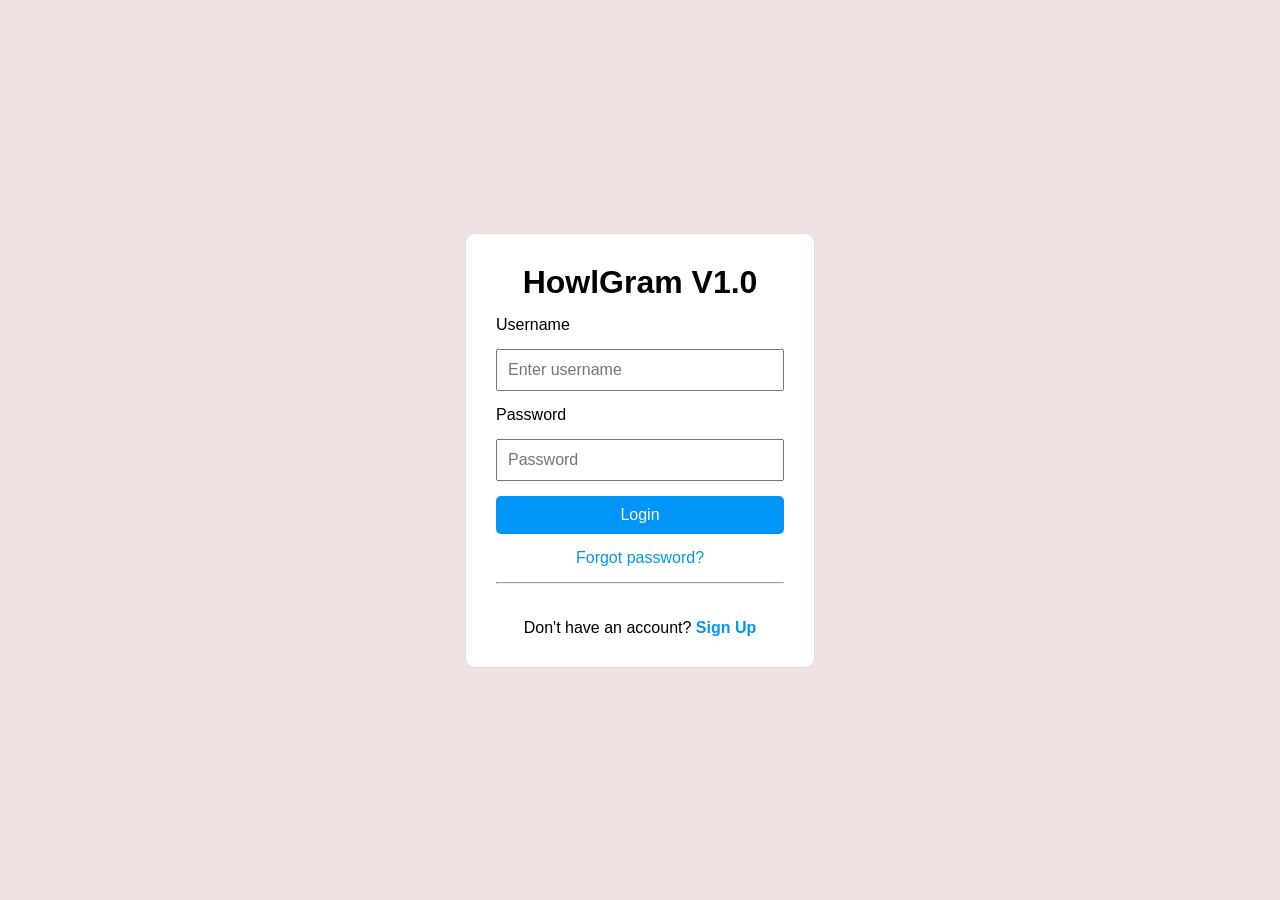
<file: index.html>
<!DOCTYPE html>
<html lang="en">
<head>
    <meta charset="UTF-8">
    <meta name="viewport" content="width=device-width, initial-scale=1.0">
    <title>Instagram Mini</title>
    <link rel="stylesheet" href="style.css">
</head>
<body>
    <div class="login-container">
        <h1>HowlGram V1.0</h1>
        <form class="login-form">
            <label for="username">
                Username
            </label>
            <input id="username" name="username" type="text" placeholder="Enter username">

            <label for="password">
                Password
            </label>
            <input id="password" name="password" type="password" placeholder="Password">

            <button type="submit">Login</button>
        </form>

        <a href="#" class="forgot-password-link">Forgot password?</a>

        <hr>

        <p class="signup-text">
            Don't have an account?
            <a href="signup.html" class="signup-link">Sign Up</a>
        </p>
        
    </div>
    
    <script src="login.js"></script>
</body>
</html>
</file>
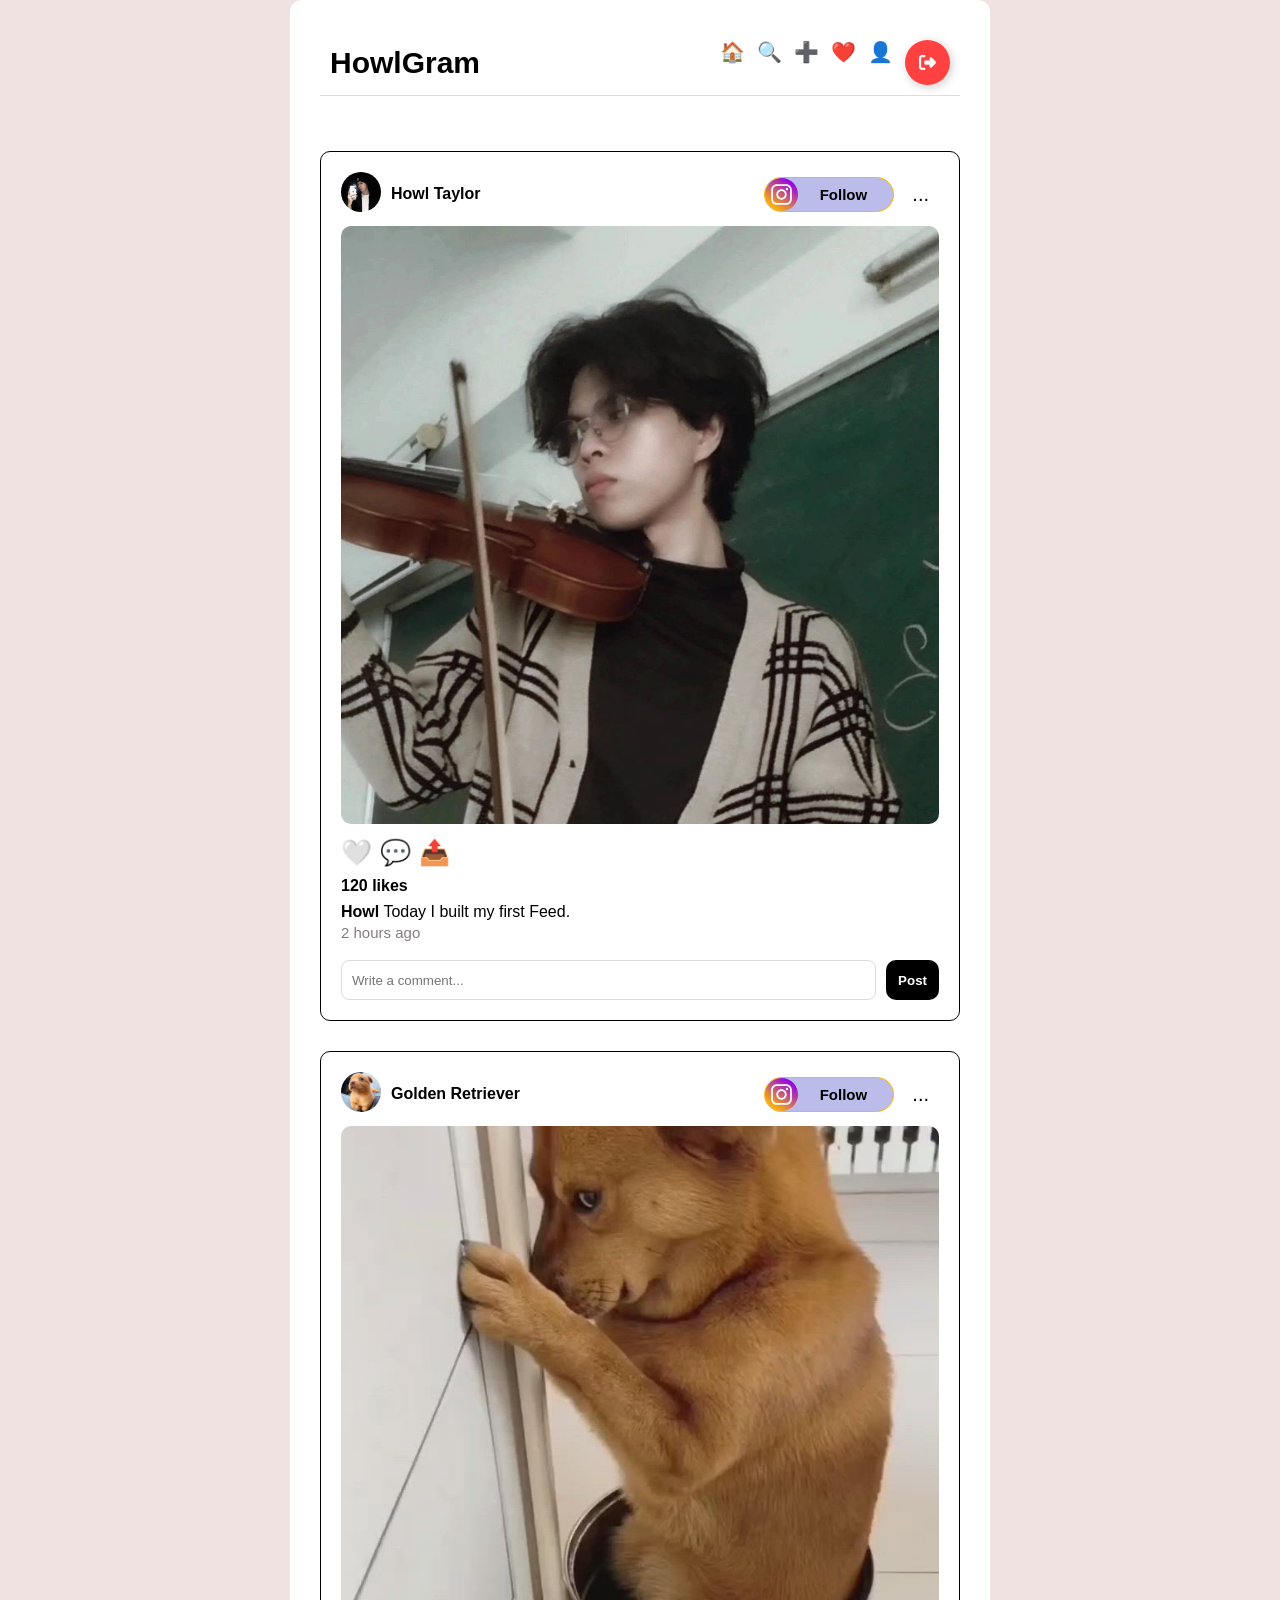
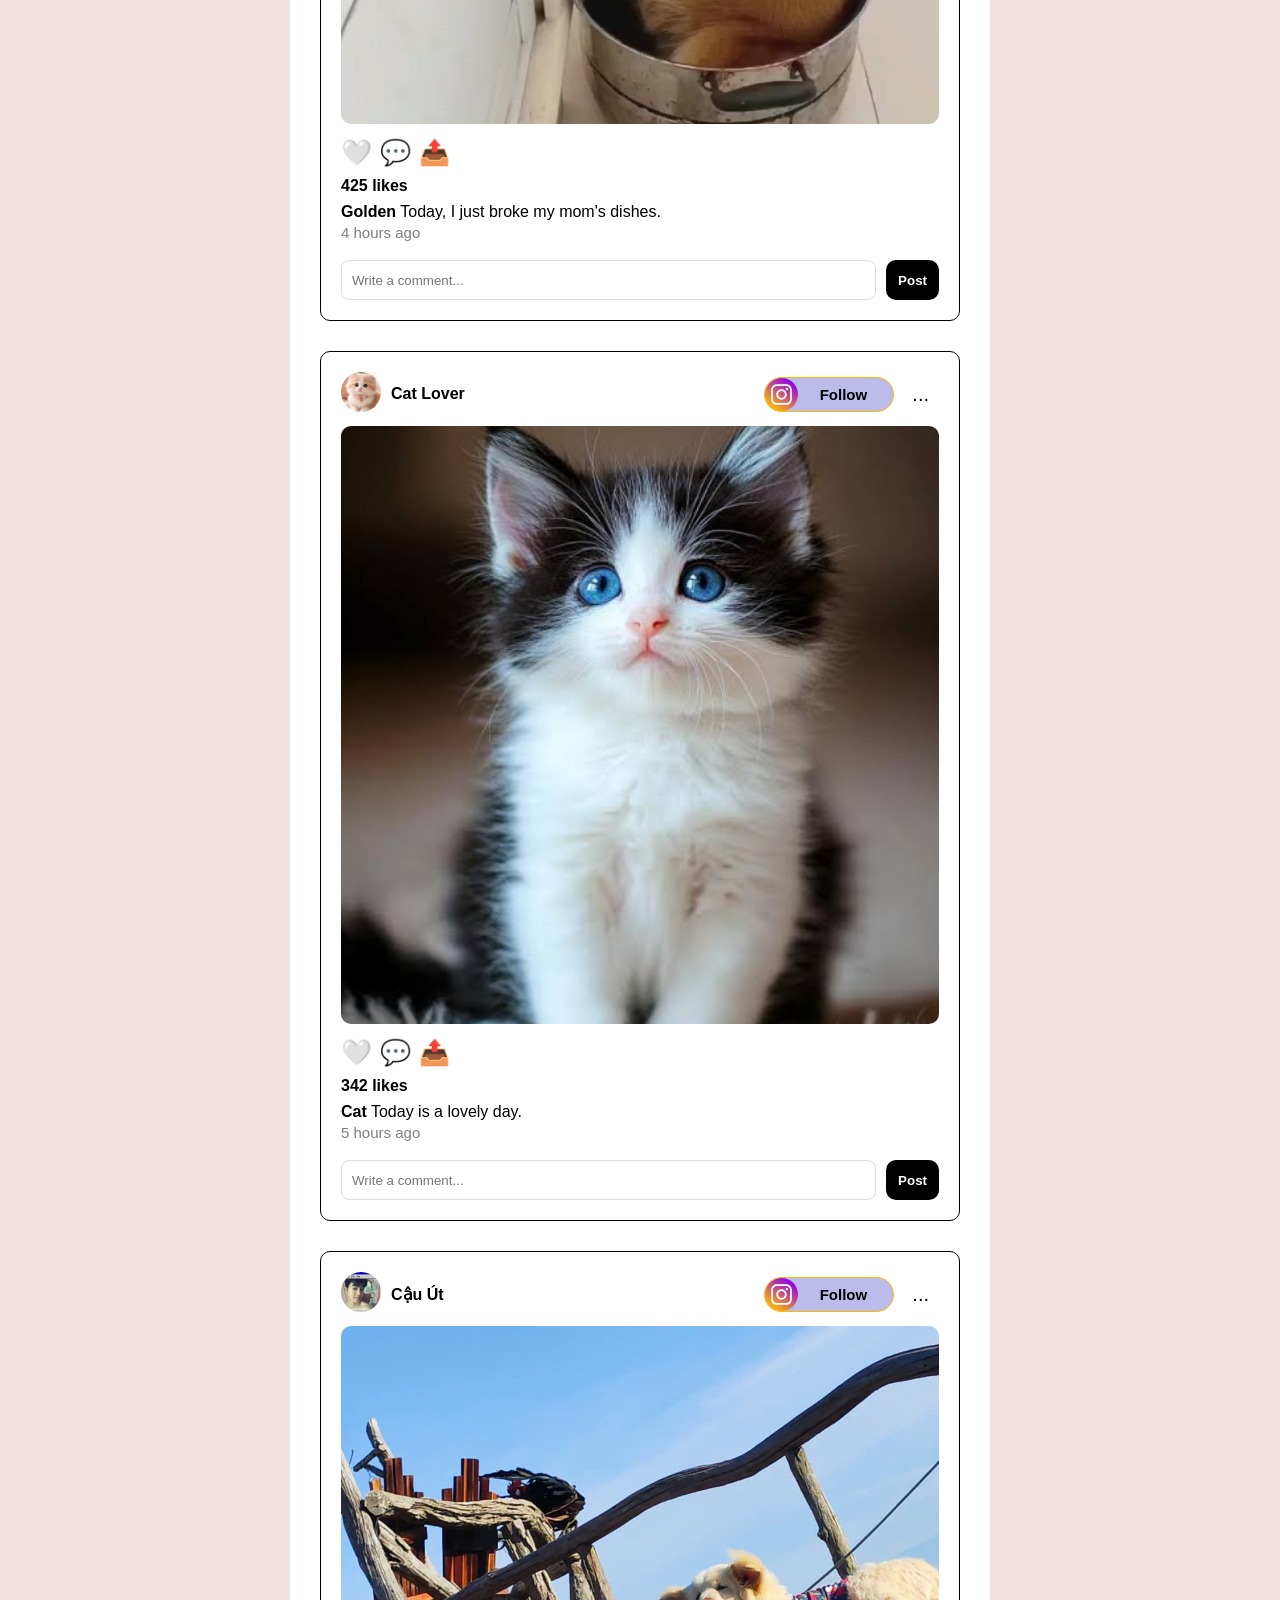
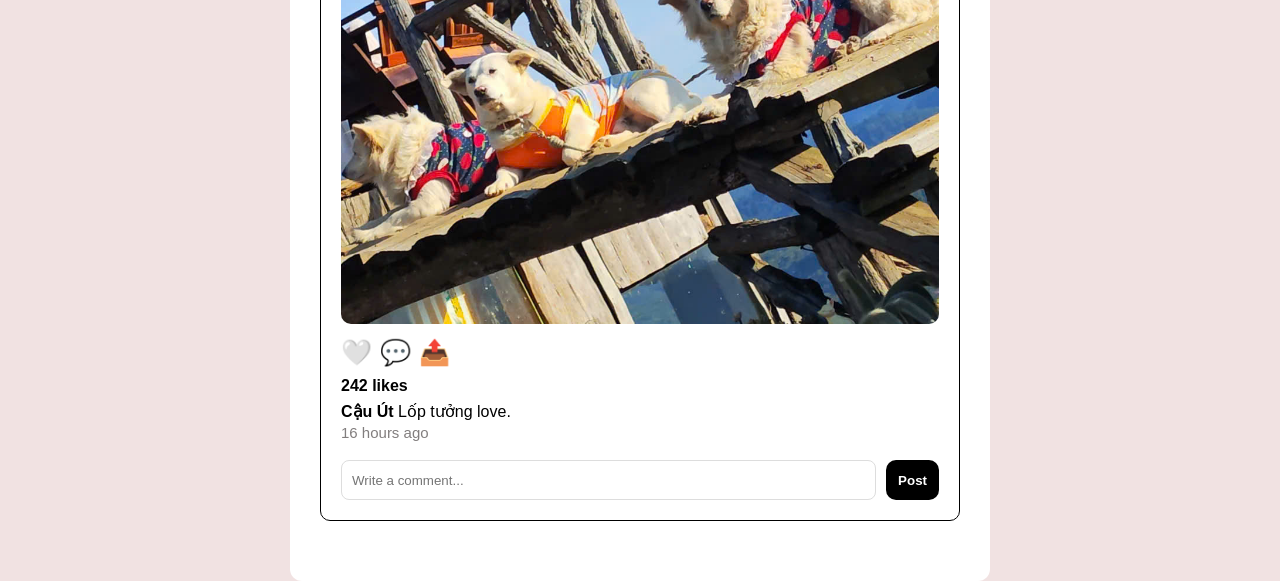
<file: feed.html>
<!DOCTYPE html>
<html lang="en">
<head>
    <meta charset="UTF-8">
    <meta name="viewport" content="width=device-width, initial-scale=1.0">
    <title>Feed Page</title>
    <link rel="stylesheet" href="feed.css">
</head>
<body>
    <div class="feed-container">
        <header class="navbar">
            <div class="navbar-logo">
                <h2>HowlGram</h2>
            </div>

            <nav class="navbar-menu">
                <a href="#">🏠</a>
                <a href="#">🔍</a>
                <a href="#">➕</a>
                <a href="#">❤️</a>
                <a href="#">👤</a>
        
                <!-- From Uiverse.io by vinodjangid07 --> 
                <button class="Btn logout-button">
                
                    <div class="sign"><svg viewBox="0 0 512 512"><path d="M377.9 105.9L500.7 228.7c7.2 7.2 11.3 17.1 11.3 27.3s-4.1 20.1-11.3 27.3L377.9 406.1c-6.4 6.4-15 9.9-24 9.9c-18.7 0-33.9-15.2-33.9-33.9l0-62.1-128 0c-17.7 0-32-14.3-32-32l0-64c0-17.7 14.3-32 32-32l128 0 0-62.1c0-18.7 15.2-33.9 33.9-33.9c9 0 17.6 3.6 24 9.9zM160 96L96 96c-17.7 0-32 14.3-32 32l0 256c0 17.7 14.3 32 32 32l64 0c17.7 0 32 14.3 32 32s-14.3 32-32 32l-64 0c-53 0-96-43-96-96L0 128C0 75 43 32 96 32l64 0c17.7 0 32 14.3 32 32s-14.3 32-32 32z"></path></svg></div>
                
                    <div class="text">Logout</div>
                </button>


            </nav>
        </header>
        <main class="feed-posts">
            <article class="post" data-id="1">
                <header class="post-header">
                    <div class="post-avatar">
                        <img src="images/howltaylor1.jpg" alt="Howl avatar">
                    </div>
                    <p class="post-username">Howl Taylor</p>

                    <!-- From Uiverse.io by andrew-demchenk0 --> 
                    
                    <div class="post-actions">
                        <button class="follow-button"> 
                            <span class="icon"><svg height="33" viewBox="0 0 128 128" width="33" xmlns="http://www.w3.org/2000/svg" xmlns:xlink="http://www.w3.org/1999/xlink"><linearGradient id="a" gradientTransform="matrix(1 0 0 -1 594 633)" gradientUnits="userSpaceOnUse" x1="-566.711" x2="-493.288" y1="516.569" y2="621.43"><stop offset="0" stop-color="#ffb900"></stop><stop offset="1" stop-color="#9100eb"></stop></linearGradient><circle cx="64" cy="64" fill="url(#a)" r="64"></circle><g fill="#fff"><path d="m82.333 104h-36.666c-11.947 0-21.667-9.719-21.667-21.667v-36.666c0-11.948 9.72-21.667 21.667-21.667h36.666c11.948 0 21.667 9.719 21.667 21.667v36.667c0 11.947-9.719 21.666-21.667 21.666zm-36.666-73.333c-8.271 0-15 6.729-15 15v36.667c0 8.271 6.729 15 15 15h36.666c8.271 0 15-6.729 15-15v-36.667c0-8.271-6.729-15-15-15z"></path><path d="m64 84c-11.028 0-20-8.973-20-20 0-11.029 8.972-20 20-20s20 8.971 20 20c0 11.027-8.972 20-20 20zm0-33.333c-7.352 0-13.333 5.981-13.333 13.333 0 7.353 5.981 13.333 13.333 13.333s13.333-5.98 13.333-13.333c0-7.352-5.98-13.333-13.333-13.333z"></path><circle cx="85.25" cy="42.75" r="4.583"></circle></g></svg></span>
                            <span class="text1">Follow</span>
                            <span class="text2">1,2k</span> 
                        </button>

                        <button class="post-more">
                            ...
                        </button>
                    </div>
                </header>

                <div class="post-image">
                    <img src="images/howltaylor2.jpg" alt="Howl's image">
                    <div class="heart">
                        ❤️
                    </div>
                </div>

                <div class="post-actions">
                    <button class="post-like">🤍</button>
                    <button class="post-comment">💬</button>
                    <button class="post-share">📤</button>
                </div>

                <p class="post-likes">120 likes</p>
                <p class="post-caption">
                    <strong>Howl</strong>
                    Today I built my first Feed.
                </p>
                <time class="post-time">
                    2 hours ago
                </time>

                <!--Danh sach comments-->
                <div class="comments">

                </div>

                <!--O nhap comment-->
                <div class="comment-box">
                    <input class="comment-input" type="text" placeholder="Write a comment...">
                    <button class="comment-button">
                        Post
                    </button>
                </div>
                
            </article>

            


            <article class="post" data-id="2">
                <header class="post-header">
                    <div class="post-avatar">
                        <img src="images/cute_dog.jpg" alt="Golden">
                    </div>
                    <p class="post-username">Golden Retriever</p>

                    <!-- From Uiverse.io by andrew-demchenk0 --> 
                    <div class="post-actions">
                        <button class="follow-button"> 
                            <span class="icon"><svg height="33" viewBox="0 0 128 128" width="33" xmlns="http://www.w3.org/2000/svg" xmlns:xlink="http://www.w3.org/1999/xlink"><linearGradient id="a" gradientTransform="matrix(1 0 0 -1 594 633)" gradientUnits="userSpaceOnUse" x1="-566.711" x2="-493.288" y1="516.569" y2="621.43"><stop offset="0" stop-color="#ffb900"></stop><stop offset="1" stop-color="#9100eb"></stop></linearGradient><circle cx="64" cy="64" fill="url(#a)" r="64"></circle><g fill="#fff"><path d="m82.333 104h-36.666c-11.947 0-21.667-9.719-21.667-21.667v-36.666c0-11.948 9.72-21.667 21.667-21.667h36.666c11.948 0 21.667 9.719 21.667 21.667v36.667c0 11.947-9.719 21.666-21.667 21.666zm-36.666-73.333c-8.271 0-15 6.729-15 15v36.667c0 8.271 6.729 15 15 15h36.666c8.271 0 15-6.729 15-15v-36.667c0-8.271-6.729-15-15-15z"></path><path d="m64 84c-11.028 0-20-8.973-20-20 0-11.029 8.972-20 20-20s20 8.971 20 20c0 11.027-8.972 20-20 20zm0-33.333c-7.352 0-13.333 5.981-13.333 13.333 0 7.353 5.981 13.333 13.333 13.333s13.333-5.98 13.333-13.333c0-7.352-5.98-13.333-13.333-13.333z"></path><circle cx="85.25" cy="42.75" r="4.583"></circle></g></svg></span>
                            <span class="text1">Follow</span>
                            <span class="text2">20,2k</span> 
                        </button>

                        <button class="post-more">
                            ...
                        </button>
                    </div>
                </header>

                <div class="post-image">
                    <img src="images/cute_dog2.jpg" alt="Golden's image">
                    <div class="heart">
                        ❤️
                    </div>
                </div>

                <div class="post-actions">
                    <button class="post-like">🤍</button>
                    <button class="post-comment">💬</button>
                    <button class="post-share">📤</button>
                </div>

                <p class="post-likes">425 likes</p>
                <p class="post-caption">
                    <strong>Golden</strong>
                    Today, I just broke my mom's dishes.
                </p>

                <time class="post-time">
                    4 hours ago
                </time>
                <!--Danh sach comments-->
                <div class="comments">

                </div>

                <!--O nhap comment-->
                <div class="comment-box">
                    <input class="comment-input" type="text" placeholder="Write a comment..." >
                    <button class="comment-button">
                        Post
                    </button>
                </div>
            </article>


            <article class="post" data-id="3">
                <header class="post-header">
                    <div class="post-avatar">
                        <img src="images/cute_cat1.jpg" alt="Catt">
                    </div>
                    <p class="post-username">Cat Lover</p>

                    <!-- From Uiverse.io by andrew-demchenk0 --> 
                    <div class="post-actions">
                        <button class="follow-button"> 
                            <span class="icon"><svg height="33" viewBox="0 0 128 128" width="33" xmlns="http://www.w3.org/2000/svg" xmlns:xlink="http://www.w3.org/1999/xlink"><linearGradient id="a" gradientTransform="matrix(1 0 0 -1 594 633)" gradientUnits="userSpaceOnUse" x1="-566.711" x2="-493.288" y1="516.569" y2="621.43"><stop offset="0" stop-color="#ffb900"></stop><stop offset="1" stop-color="#9100eb"></stop></linearGradient><circle cx="64" cy="64" fill="url(#a)" r="64"></circle><g fill="#fff"><path d="m82.333 104h-36.666c-11.947 0-21.667-9.719-21.667-21.667v-36.666c0-11.948 9.72-21.667 21.667-21.667h36.666c11.948 0 21.667 9.719 21.667 21.667v36.667c0 11.947-9.719 21.666-21.667 21.666zm-36.666-73.333c-8.271 0-15 6.729-15 15v36.667c0 8.271 6.729 15 15 15h36.666c8.271 0 15-6.729 15-15v-36.667c0-8.271-6.729-15-15-15z"></path><path d="m64 84c-11.028 0-20-8.973-20-20 0-11.029 8.972-20 20-20s20 8.971 20 20c0 11.027-8.972 20-20 20zm0-33.333c-7.352 0-13.333 5.981-13.333 13.333 0 7.353 5.981 13.333 13.333 13.333s13.333-5.98 13.333-13.333c0-7.352-5.98-13.333-13.333-13.333z"></path><circle cx="85.25" cy="42.75" r="4.583"></circle></g></svg></span>
                            <span class="text1">Follow</span>
                            <span class="text2">1,2k</span> 
                        </button>

                        <button class="post-more">
                            ...
                        </button>
                    </div>
                </header>

                <div class="post-image">
                    <img src="images/cute_cat2.jpg" alt="Cat's image">
                    <div class="heart">
                        ❤️
                    </div>
                </div>

                <div class="post-actions">
                    <button class="post-like">🤍</button>
                    <button class="post-comment">💬</button>
                    <button class="post-share">📤</button>
                </div>

                <p class="post-likes">342 likes</p>
                <p class="post-caption">
                    <strong>Cat</strong>
                    Today is a lovely day.
                </p>
                <time class="post-time">
                    5 hours ago
                </time>

                <!--Danh sach comments-->
                <div class="comments">

                </div>

                <!--O nhap comment-->
                <div class="comment-box">
                    <input class="comment-input" type="text" placeholder="Write a comment...">
                    <button class="comment-button">
                        Post
                    </button>
                </div>
            </article>


            <article class="post" data-id="4">
                <header class="post-header">
                    <div class="post-avatar">
                        <img src="images/Tuong1.jpg" alt="Tuong">
                    </div>
                    <p class="post-username">Cậu Út</p>

                    <!-- From Uiverse.io by andrew-demchenk0 --> 
                    <div class="post-actions">
                        <button class="follow-button"> 
                            <span class="icon"><svg height="33" viewBox="0 0 128 128" width="33" xmlns="http://www.w3.org/2000/svg" xmlns:xlink="http://www.w3.org/1999/xlink"><linearGradient id="a" gradientTransform="matrix(1 0 0 -1 594 633)" gradientUnits="userSpaceOnUse" x1="-566.711" x2="-493.288" y1="516.569" y2="621.43"><stop offset="0" stop-color="#ffb900"></stop><stop offset="1" stop-color="#9100eb"></stop></linearGradient><circle cx="64" cy="64" fill="url(#a)" r="64"></circle><g fill="#fff"><path d="m82.333 104h-36.666c-11.947 0-21.667-9.719-21.667-21.667v-36.666c0-11.948 9.72-21.667 21.667-21.667h36.666c11.948 0 21.667 9.719 21.667 21.667v36.667c0 11.947-9.719 21.666-21.667 21.666zm-36.666-73.333c-8.271 0-15 6.729-15 15v36.667c0 8.271 6.729 15 15 15h36.666c8.271 0 15-6.729 15-15v-36.667c0-8.271-6.729-15-15-15z"></path><path d="m64 84c-11.028 0-20-8.973-20-20 0-11.029 8.972-20 20-20s20 8.971 20 20c0 11.027-8.972 20-20 20zm0-33.333c-7.352 0-13.333 5.981-13.333 13.333 0 7.353 5.981 13.333 13.333 13.333s13.333-5.98 13.333-13.333c0-7.352-5.98-13.333-13.333-13.333z"></path><circle cx="85.25" cy="42.75" r="4.583"></circle></g></svg></span>
                            <span class="text1">Follow</span>
                            <span class="text2">1,2k</span> 
                        </button>

                        <button class="post-more">
                            ...
                        </button>
                    </div>
                </header>

                <div class="post-image">
                    <img src="images/tuong2.jpg" alt="Tuong's image">
                    <div class="heart">
                        ❤️
                    </div>
                </div>

                <div class="post-actions">
                    <button class="post-like">🤍</button>
                    <button class="post-comment">💬</button>
                    <button class="post-share">📤</button>
                </div>

                <p class="post-likes">242 likes</p>
                <p class="post-caption">
                    <strong>Cậu Út</strong>
                    Lốp tưởng love.
                </p>
                <time class="post-time">
                    16 hours ago
                </time>

                <!--Danh sach comments-->
                <div class="comments">

                </div>

                <!--O nhap comment-->
                <div class="comment-box">
                    <input class="comment-input" type="text" placeholder="Write a comment...">
                    <button class="comment-button">
                        Post
                    </button>
                </div>
            </article>

        </main>
    </div>
    <script src="feed.js"></script>
</body>
</html>
</file>
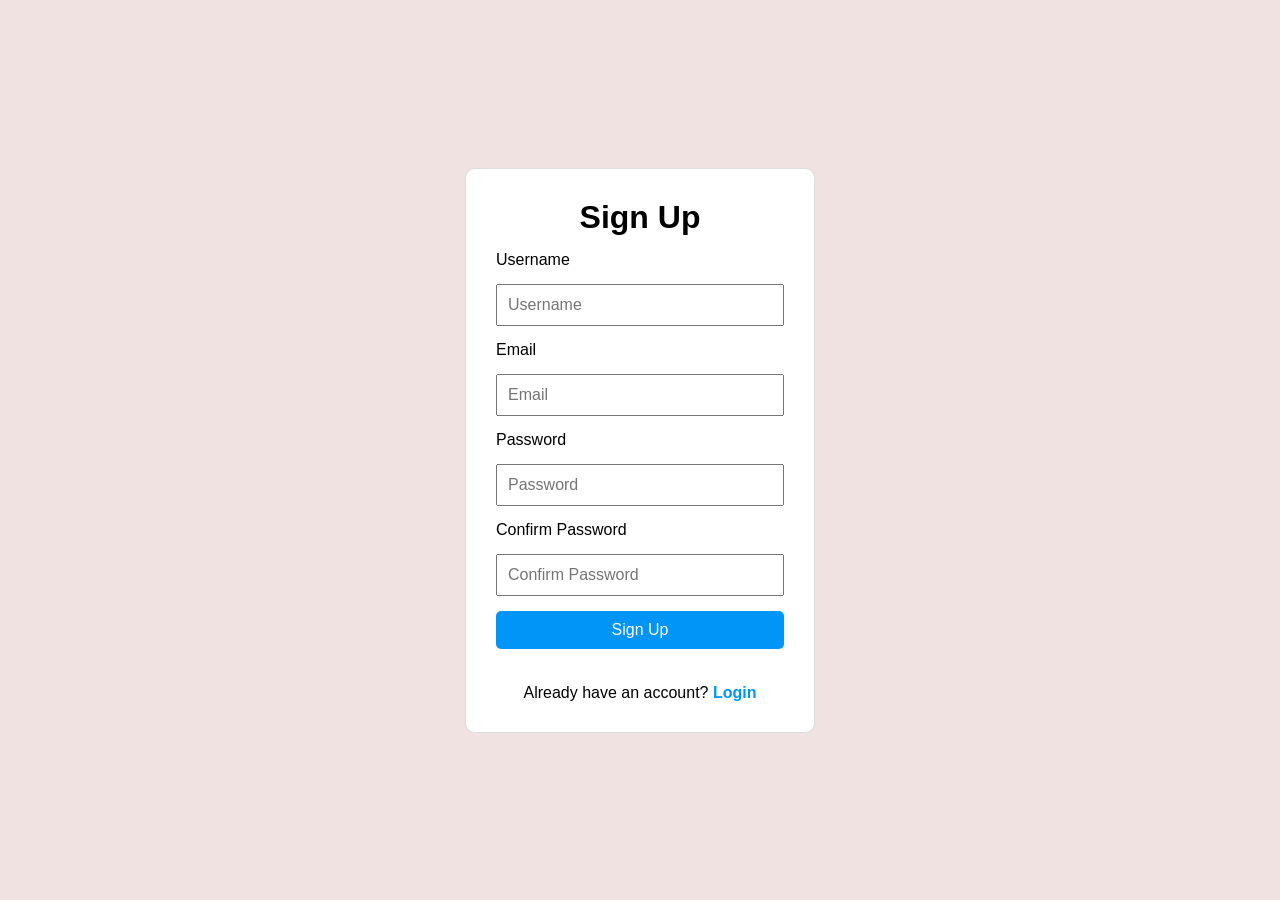
<file: signup.html>
<!DOCTYPE html>
<html lang="en">
<head>
    <meta charset="UTF-8">
    <meta name="viewport" content="width=device-width, initial-scale=1.0">
    <title>Sign Up</title>
    <link rel="stylesheet" href="style.css">
</head>
<body>
    <div class="signup-container">
        <h1>Sign Up</h1>
        <form>
            <label for="username">
                Username
            </label>
            <input type="text" id="username" name="username" placeholder="Username">

            <label for="email">
                Email
            </label>
            <input type="text" id="email" name="email" placeholder="Email">

            <label for="password">
                Password
            </label>
            <input type="password" id="password" name="password" placeholder="Password">

            <label for="confirm-password">
                Confirm Password
            </label>
            <input type="password" name="confirm-password" id="confirm-password" placeholder="Confirm Password">

            <button type="submit">Sign Up</button>
            <p class="login-text">
                Already have an account?
                <a href="index.html" class="login-link">Login</a>
            </p>
        </form>
    </div>
</body>
</html>
</file>
<file: style.css>
*{
    margin: 0;
    padding: 0;
    box-sizing: border-box;
}
body{
    font-family: Arial, Helvetica, sans-serif;
    background-color: #f1e2e2;

    display: flex;
    justify-content: center;
    align-items: center;

    height: 100vh;
}

.login-container, .signup-container{
    width: 350px;
    background: white;

    padding: 30px;

    border: 1px solid #ddd;
    border-radius: 10px;

    display: flex;
    flex-direction: column;
    gap: 15px;
}
.login-container form, .signup-container form{
    display: flex;
    flex-direction: column;
    gap: 15px;
}
.login-container h1, .signup-container h1{
    text-align: center;
}
.login-container input, .signup-container input{
    padding: 10px;
    font-size: 16px;
}
.login-container button, .signup-container button{
    padding: 10px;
    font-size: 16px;

    background-color: #0095f6;
    color: white;

    border: none;
    border-radius: 5px;

    cursor: pointer;
}
.login-container button:hover, .signup-container button:hover{
    opacity: 0.5;
}

.signup-text, .login-text{
    text-align: center;
    margin-top: 20px;
}

.signup-link, .login-link{
    color: #0095f6;
    text-decoration: none;
    font-weight: bold;
    transition: .3s;
}

.signup-link:hover, .login-link:hover{
    text-decoration: underline;
}
.forgot-password-link{
    color: #0095f6;
    text-decoration: none;
    text-align: center;
    display: block;
}
.forgot-password-link:hover{
    text-decoration: underline;
}
</file>
<file: feed.css>
/*-------------------feed container----------------------*/
*{
    margin: 0;
    padding: 0;
    box-sizing: border-box;
}
body{
    font-family: Arial, Helvetica, sans-serif;
    background-color: #f1e2e2;

    display: flex;
    justify-content: center;
    align-items: center;

}
.feed-container{
    width: 100%;
    max-width: 700px;

    background: white;
    padding: 30px;

    border-radius: 12px;

    display: flex;
    flex-direction: column;
    gap: 25px;
}
.navbar{
    display: flex;
    justify-content: space-between;
    align-items: center;

    padding: 10px;

    background-color: white;
    border-bottom: 1px solid #ddd;
}
.navbar-logo{
    font-size: 20px;
    font-weight: bold;
    margin-right: 10px;
}
.navbar-logo h2{
    font-size: 30px;
}
.navbar-menu{
    display: flex;
    gap: 12px;
}
.navbar-menu a{
    text-decoration: none;
    font-size: 20px;
    border-radius: 50%;
    transition: .2s;
}
.navbar-menu a:hover{
    background: rgb(233, 212, 173);
    transform: scale(1.1);
}
.logout-button{
    border: none;
    background: none;

    font-size: 16px;
    font-weight: bold;

    cursor: pointer;
    padding: 0;
}
.logout-button:hover{
    color: #e63946;
}
/*------------------------Feed Post-------------------*/
.post{
    margin: 30px 0px;
    border: 1px solid black;
    border-radius: 10px;
    padding: 20px;
}
.post .post-header{
    display: flex;
    align-items: center;
    
}
.post-header .post-avatar img{
    width: 40px;
    height: 40px;
    border-radius: 50%;
    object-fit: cover;
}
.post-header .post-username{
    margin-left: 10px;
    font-weight: bold;
}

.post-actions{
    margin-left: auto;

    display: flex;
    align-items: center;
    gap: 8px;
}

/* From Uiverse.io by andrew-demchenk0 */ 
.follow-button {
  position: relative;
  width: 130px;
  height: 35px;
  border-radius: 30px;
  background: rgb(187, 188, 234);
  border: 1px #FFB700 solid;
  overflow: hidden;
}

.follow-button .text1 {
  font-size: 15px;
  font-weight: 600;
  margin-left: 22%;
}

.follow-button .text2 {
  position: absolute;
  top: 25%;
  left: -50px;
  font-weight: 700;
  font-size: 14px;
  color: white;
}

.follow-button .icon {
  position: absolute;
  top: 0;
  left: 0;
  transition: transform 0.5s;
}

.follow-button .icon::before {
  position: absolute;
  left: -100px;
  top: 0;
  z-index: -1;
  content: '';
  width: 130px;
  height: 33px;
  border-radius: 30px;
  background: radial-gradient(circle at 30% 107%, #fdf497 0%, #fdf497 5%, #fd5949 45%, #d6249f 60%, #285AEB 90%);
  ;
}

.follow-button:hover .icon {
  transform: translateX(96px);
  transition: transform 0.5s;
}

.follow-button:hover .text2 {
  transform: translateX(100px);
  transition: transform 0.6s;
}

.follow-button:active {
  transform: scale(1.03);
}
/*       ---------------    */
.post-header .post-more{
    padding: 10px;
    border: none;
    background: none;
    cursor: pointer;
    font-size: 20px;
}
.post-header .post-more:hover{
    opacity: 0.7;
    transform: scale(1.1);
    transition: .3s;
}

.post-image img{
    width: 100%;
    aspect-ratio: 1/1;
    object-fit: cover;
    border-radius: 10px;
    margin: 10px 0px;
}
.post-image{
    position: relative;
}
.post-image .heart{
    opacity: 0;
    transition: opacity .3s ease;

    position: absolute;

    top: 50%;
    left: 50%;

    transform: translate(-50%, -50%);
}
.post-image .heart.show{
    opacity: 1;
}
.post-actions .post-like, .post-comment, .post-share{
    cursor: pointer;
    font-size: 25px;
    border: none;
    background: none;
    
}
.post .post-likes{
    margin-top: 10px;
    font-weight: bold;
}
.post .post-caption{
    margin-top: 5px;
    line-height: 1.5;
}
.post .post-time{
    font-size: 15px;
    color: rgb(130, 126, 126);
    margin-top: 10px;
}
/*------------Comments----------*/
.comments{
    margin-top:8px;
    display: flex;
    flex-direction: column;
    gap: 8px;
}
.comment{
    display: flex;
    justify-content: space-between;
    align-items: center;

}
.comment-box{
    margin-top: 10px;
    gap: 10px;
    display: flex;
}
.comment-input{
    border: 1px solid #ddd;
    border-radius: 8px;
    outline: none;
    padding: 10px;
    height: 40px;
    flex: 1;
}
.comment-button{
    border: none;
    border-radius: 10px;

    color: white;
    background: black;

    padding: 0px 12px;
    height: 40px;

    font-weight: bold;
    cursor: pointer;

    transition: .2s;

}
.comment-button:hover{
    transform: scale(1.05);
}

.comment-input:focus{
    border-color:#0095f6;
}


/* From Uiverse.io by vinodjangid07 */ 
.Btn {
  display: flex;
  align-items: center;
  justify-content: flex-start;
  width: 45px;
  height: 45px;
  border: none;
  border-radius: 50%;
  cursor: pointer;
  position: relative;
  overflow: hidden;
  transition-duration: .3s;
  box-shadow: 2px 2px 10px rgba(0, 0, 0, 0.199);
  background-color: rgb(255, 65, 65);
}

/* plus sign */
.sign {
  width: 100%;
  transition-duration: .3s;
  display: flex;
  align-items: center;
  justify-content: center;
}

.sign svg {
  width: 17px;
}

.sign svg path {
  fill: white;
}
/* text */
.text {
  position: absolute;
  right: 0%;
  width: 0%;
  opacity: 0;
  color: white;
  font-size: 1.2em;
  font-weight: 600;
  transition-duration: .3s;
}
/* hover effect on button width */
.Btn:hover {
  width: 125px;
  border-radius: 40px;
  transition-duration: .3s;
}

.Btn:hover .sign {
  width: 30%;
  transition-duration: .3s;
  padding-left: 20px;
}
/* hover effect button's text */
.Btn:hover .text {
  opacity: 1;
  width: 70%;
  transition-duration: .3s;
  padding-right: 10px;
}
/* button click effect*/
.Btn:active {
  transform: translate(2px ,2px);
}
</file>
